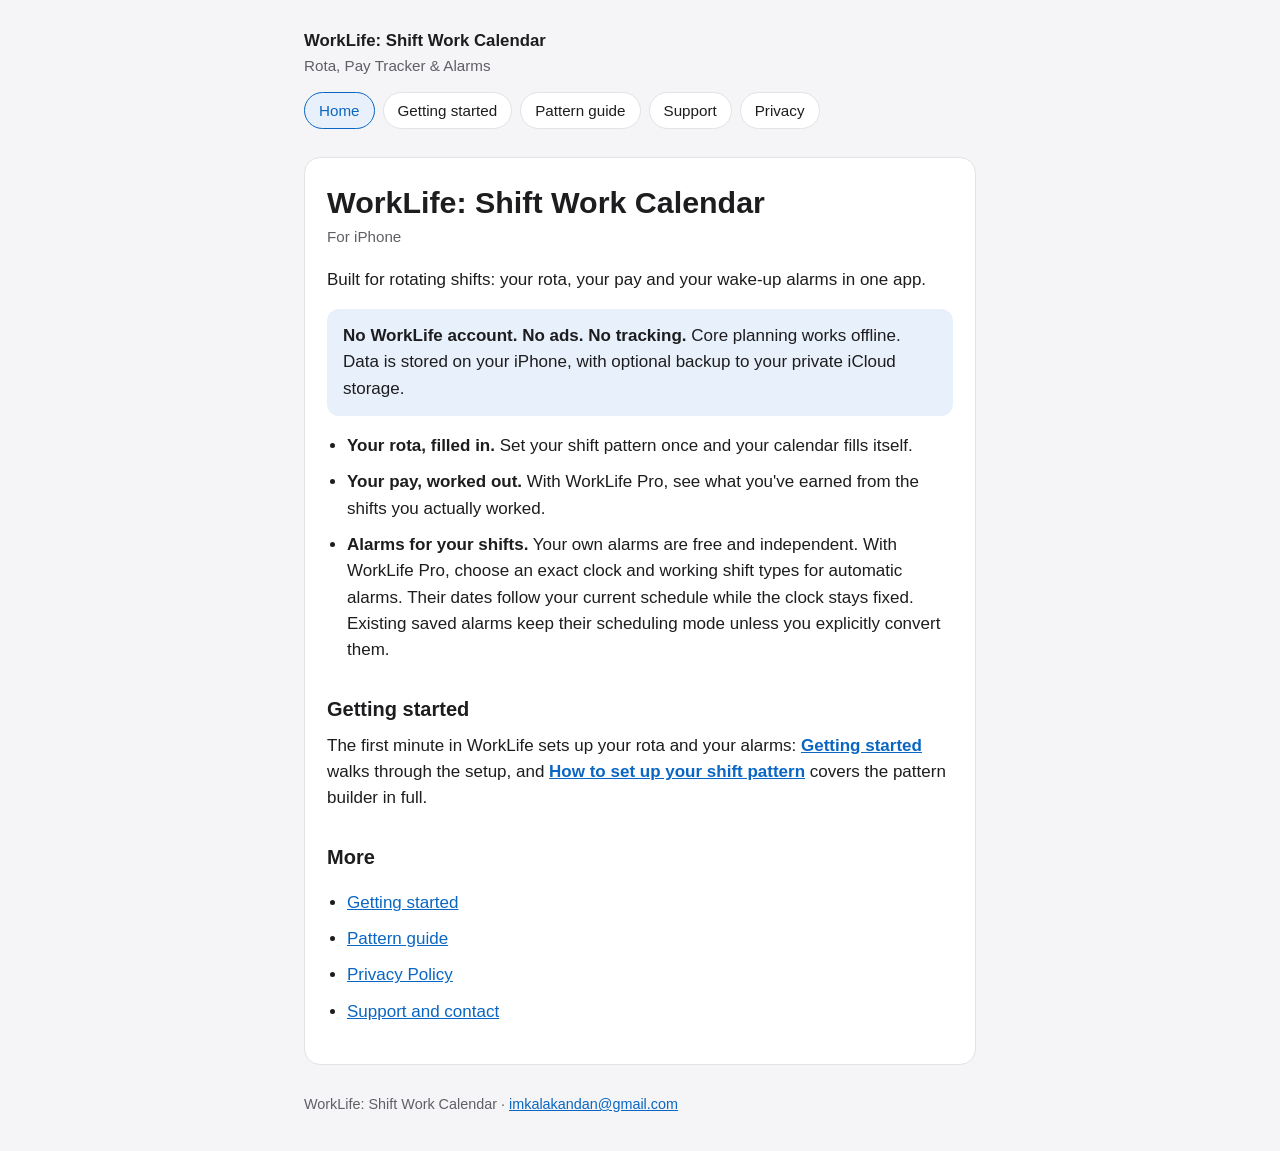
<file: index.html>
<!doctype html>
<html lang="en">
<head>
<meta charset="utf-8">
<meta name="viewport" content="width=device-width, initial-scale=1">
<title>WorkLife: Shift Work Calendar — Rota, Pay Tracker &amp; Alarms</title>
<meta name="description" content="WorkLife is a shift-work calendar for iPhone: your rota, your pay and your wake-up alarms in one app. No account, no ads, no tracking.">
<meta name="color-scheme" content="light dark">
<link rel="stylesheet" href="style.css">
</head>
<body>
<div class="wrap">

<header class="site">
  <a class="name" href="./">WorkLife: Shift Work Calendar</a>
  <span class="tagline">Rota, Pay Tracker &amp; Alarms</span>
  <nav class="site" aria-label="Site">
    <a href="./" aria-current="page">Home</a>
    <a href="getting-started/">Getting started</a>
    <a href="pattern-guide/">Pattern guide</a>
    <a href="support/">Support</a>
    <a href="privacy/">Privacy</a>
  </nav>
</header>

<main>
<h1>WorkLife: Shift Work Calendar</h1>
<p class="meta">For iPhone</p>

<p>Built for rotating shifts: your rota, your pay and your wake-up alarms in one app.</p>

<div class="summary">
<p><strong>No WorkLife account. No ads. No tracking.</strong> Core planning works offline. Data is stored
on your iPhone, with optional backup to your private iCloud storage.</p>
</div>

<ul>
<li><strong>Your rota, filled in.</strong> Set your shift pattern once and your calendar fills itself.</li>
<li><strong>Your pay, worked out.</strong> With WorkLife Pro, see what you've earned from the shifts you actually worked.</li>
<li><strong>Alarms for your shifts.</strong> Your own alarms are free and independent. With WorkLife Pro, choose an exact clock and working shift types for automatic alarms. Their dates follow your current schedule while the clock stays fixed. Existing saved alarms keep their scheduling mode unless you explicitly convert them.</li>
</ul>

<h2>Getting started</h2>
<p>The first minute in WorkLife sets up your rota and your alarms:
<a href="getting-started/"><strong>Getting started</strong></a> walks through the setup, and
<a href="pattern-guide/"><strong>How to set up your shift pattern</strong></a> covers the pattern
builder in full.</p>

<h2>More</h2>
<ul>
<li><a href="getting-started/">Getting started</a></li>
<li><a href="pattern-guide/">Pattern guide</a></li>
<li><a href="privacy/">Privacy Policy</a></li>
<li><a href="support/">Support and contact</a></li>
</ul>
</main>

<footer class="site">
  WorkLife: Shift Work Calendar · <a href="mailto:imkalakandan@gmail.com">imkalakandan@gmail.com</a>
</footer>

</div>
</body>
</html>

<!-- build 9cf75f6-dirty -->
</file>
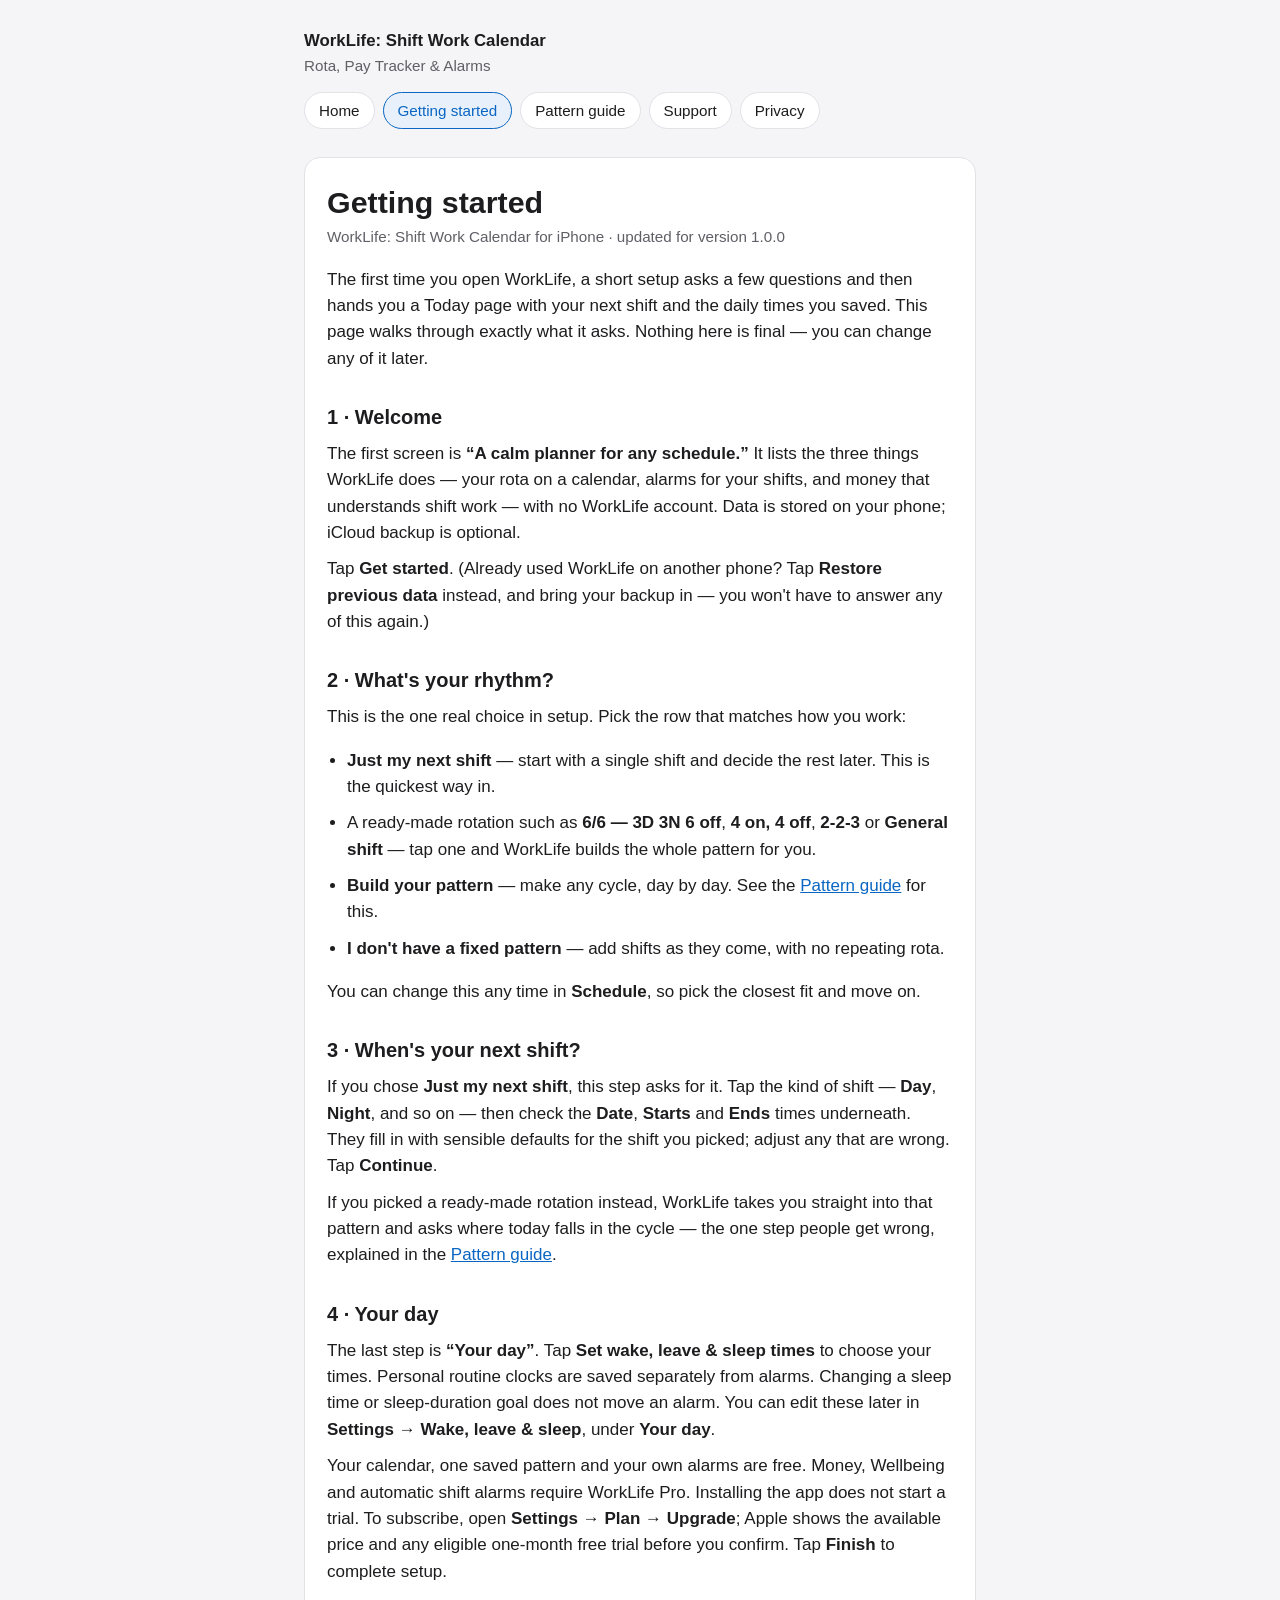
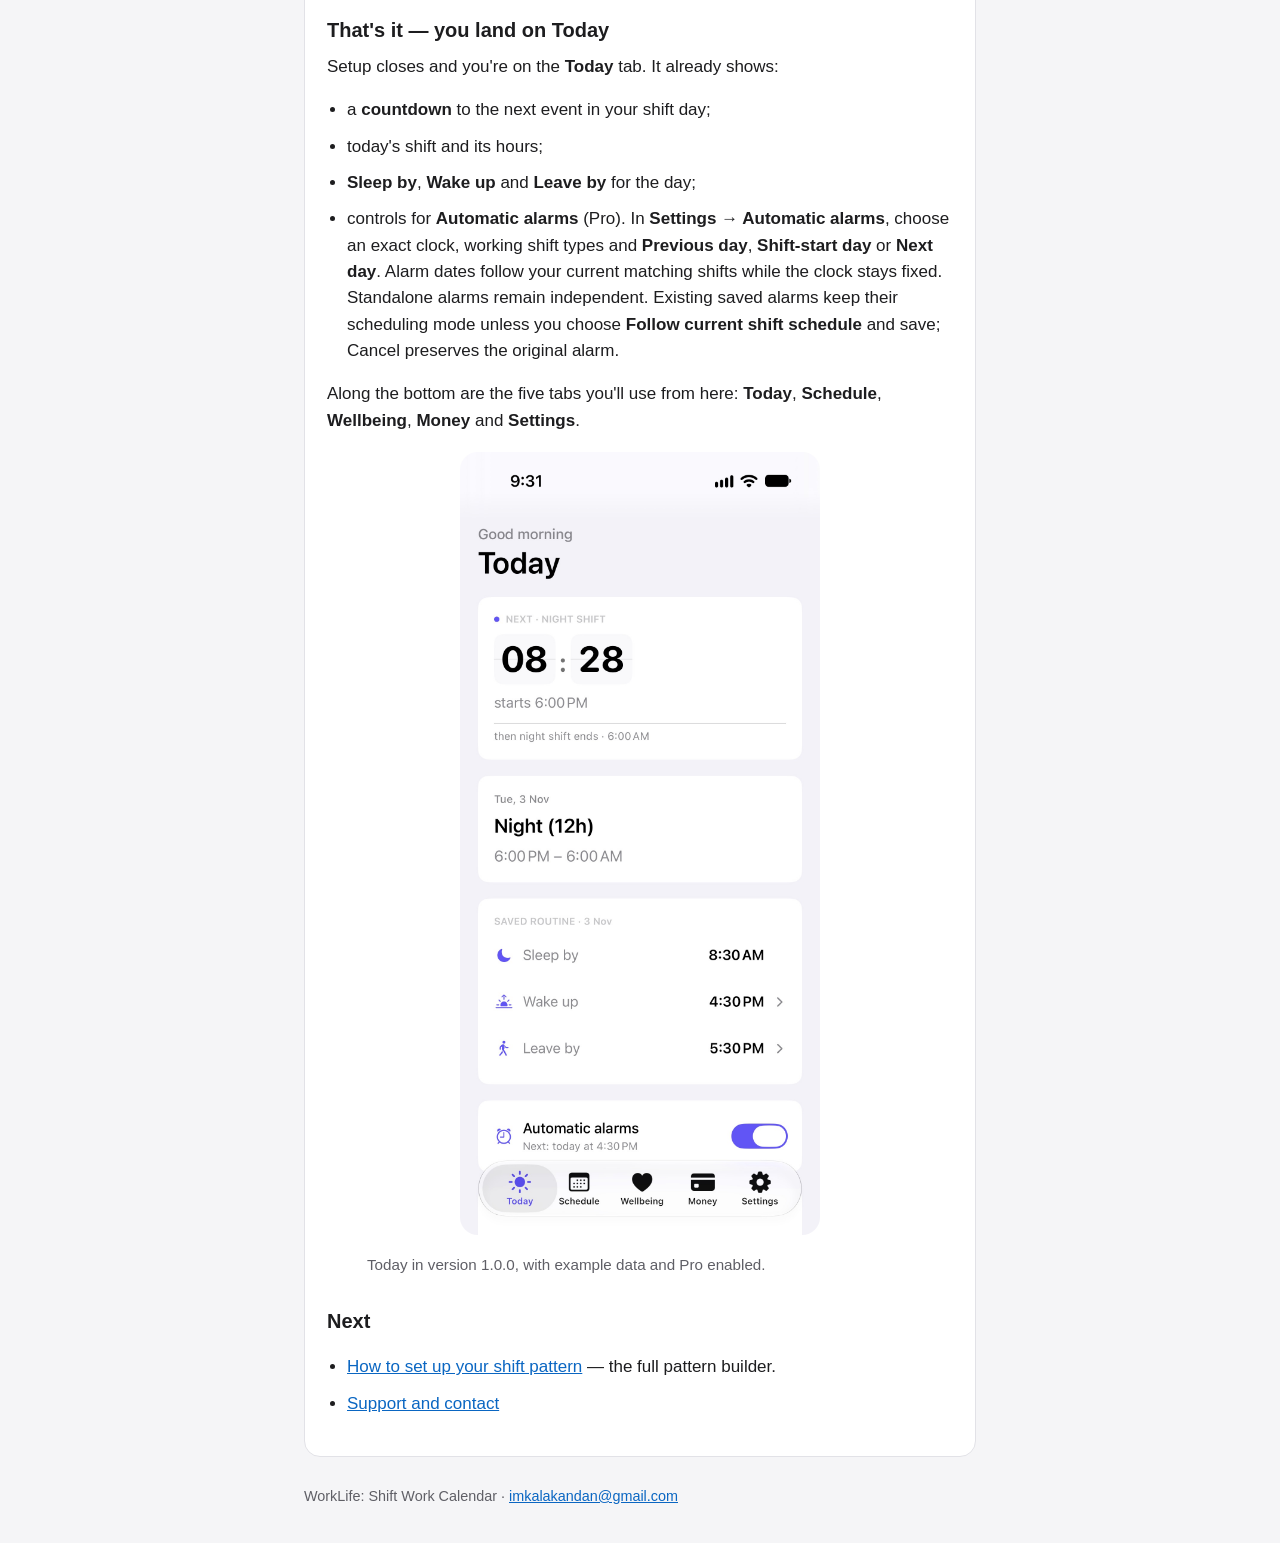
<file: getting-started/index.html>
<!doctype html>
<html lang="en">
<head>
<meta charset="utf-8">
<meta name="viewport" content="width=device-width, initial-scale=1">
<title>Getting started — WorkLife: Shift Work Calendar</title>
<meta name="description" content="The first minute in WorkLife for iPhone: what the setup asks, and how your Today page fills itself once you're through it.">
<meta name="color-scheme" content="light dark">
<link rel="stylesheet" href="../style.css">
</head>
<body>
<div class="wrap">

<header class="site">
  <a class="name" href="../">WorkLife: Shift Work Calendar</a>
  <span class="tagline">Rota, Pay Tracker &amp; Alarms</span>
  <nav class="site" aria-label="Site">
    <a href="../">Home</a>
    <a href="./" aria-current="page">Getting started</a>
    <a href="../pattern-guide/">Pattern guide</a>
    <a href="../support/">Support</a>
    <a href="../privacy/">Privacy</a>
  </nav>
</header>

<main>
<h1>Getting started</h1>
<p class="meta">WorkLife: Shift Work Calendar for iPhone · updated for version 1.0.0</p>

<p>The first time you open WorkLife, a short setup asks a few questions and then hands you a
Today page with your next shift and the daily times you saved. This page
walks through exactly what it asks. Nothing here is final — you can change any of it later.</p>

<h2>1 · Welcome</h2>
<p>The first screen is <strong>“A calm planner for any schedule.”</strong> It lists the three things
WorkLife does — your rota on a calendar, alarms for your shifts, and money that understands
shift work — with no WorkLife account. Data is stored on your phone; iCloud backup is optional.</p>
<p>Tap <strong>Get started</strong>. (Already used WorkLife on another phone? Tap
<strong>Restore previous data</strong> instead, and bring your backup in — you won't have to answer
any of this again.)</p>

<h2>2 · What's your rhythm?</h2>
<p>This is the one real choice in setup. Pick the row that matches how you work:</p>
<ul>
<li><strong>Just my next shift</strong> — start with a single shift and decide the rest later. This is
the quickest way in.</li>
<li>A ready-made rotation such as <strong>6/6 — 3D 3N 6 off</strong>, <strong>4 on, 4 off</strong>,
<strong>2-2-3</strong> or <strong>General shift</strong> — tap one and WorkLife builds the whole
pattern for you.</li>
<li><strong>Build your pattern</strong> — make any cycle, day by day. See the
<a href="../pattern-guide/">Pattern guide</a> for this.</li>
<li><strong>I don't have a fixed pattern</strong> — add shifts as they come, with no repeating rota.</li>
</ul>
<p>You can change this any time in <strong>Schedule</strong>, so pick the closest fit and move on.</p>

<h2>3 · When's your next shift?</h2>
<p>If you chose <strong>Just my next shift</strong>, this step asks for it. Tap the kind of shift —
<strong>Day</strong>, <strong>Night</strong>, and so on — then check the <strong>Date</strong>,
<strong>Starts</strong> and <strong>Ends</strong> times underneath. They fill in with sensible defaults
for the shift you picked; adjust any that are wrong. Tap <strong>Continue</strong>.</p>
<p>If you picked a ready-made rotation instead, WorkLife takes you straight into that pattern and asks
where today falls in the cycle — the one step people get wrong, explained in the
<a href="../pattern-guide/">Pattern guide</a>.</p>

<h2>4 · Your day</h2>
<p>The last step is <strong>“Your day”</strong>. Tap <strong>Set wake, leave &amp; sleep times</strong>
to choose your times. Personal routine clocks are saved separately from alarms. Changing a sleep time or sleep-duration goal
does not move an alarm. You can edit these later in <strong>Settings → Wake, leave &amp; sleep</strong>,
under <strong>Your day</strong>.</p>
<p>Your calendar, one saved pattern and your own alarms are free. Money, Wellbeing and automatic shift
alarms require WorkLife Pro. Installing the app does not start a trial. To subscribe, open
<strong>Settings → Plan → Upgrade</strong>; Apple shows the available price and any eligible
one-month free trial before you confirm. Tap <strong>Finish</strong> to complete setup.</p>

<h2>That's it — you land on Today</h2>
<p>Setup closes and you're on the <strong>Today</strong> tab. It already shows:</p>
<ul>
<li>a <strong>countdown</strong> to the next event in your shift day;</li>
<li>today's shift and its hours;</li>
<li><strong>Sleep by</strong>, <strong>Wake up</strong> and <strong>Leave by</strong> for the day;</li>
<li>controls for <strong>Automatic alarms</strong> (Pro). In <strong>Settings → Automatic alarms</strong>, choose an exact clock, working shift types and <strong>Previous day</strong>, <strong>Shift-start day</strong> or <strong>Next day</strong>. Alarm dates follow your current matching shifts while the clock stays fixed. Standalone alarms remain independent. Existing saved alarms keep their scheduling mode unless you choose <strong>Follow current shift schedule</strong> and save; Cancel preserves the original alarm.</li>
</ul>
<p>Along the bottom are the five tabs you'll use from here: <strong>Today</strong>,
<strong>Schedule</strong>, <strong>Wellbeing</strong>, <strong>Money</strong> and
<strong>Settings</strong>.</p>
<figure>
<img class="guide-image" src="today-build5.jpg" width="1206" height="2622" loading="lazy"
     alt="WorkLife Today showing a night shift, saved sleep, wake and leave times, and automatic alarm controls">
<figcaption class="meta">Today in version 1.0.0, with example data and Pro enabled.</figcaption>
</figure>

<h2>Next</h2>
<ul>
<li><a href="../pattern-guide/">How to set up your shift pattern</a> — the full pattern builder.</li>
<li><a href="../support/">Support and contact</a></li>
</ul>
</main>

<footer class="site">
  WorkLife: Shift Work Calendar · <a href="mailto:imkalakandan@gmail.com">imkalakandan@gmail.com</a>
</footer>

</div>
</body>
</html>

<!-- build 9cf75f6-dirty -->
</file>
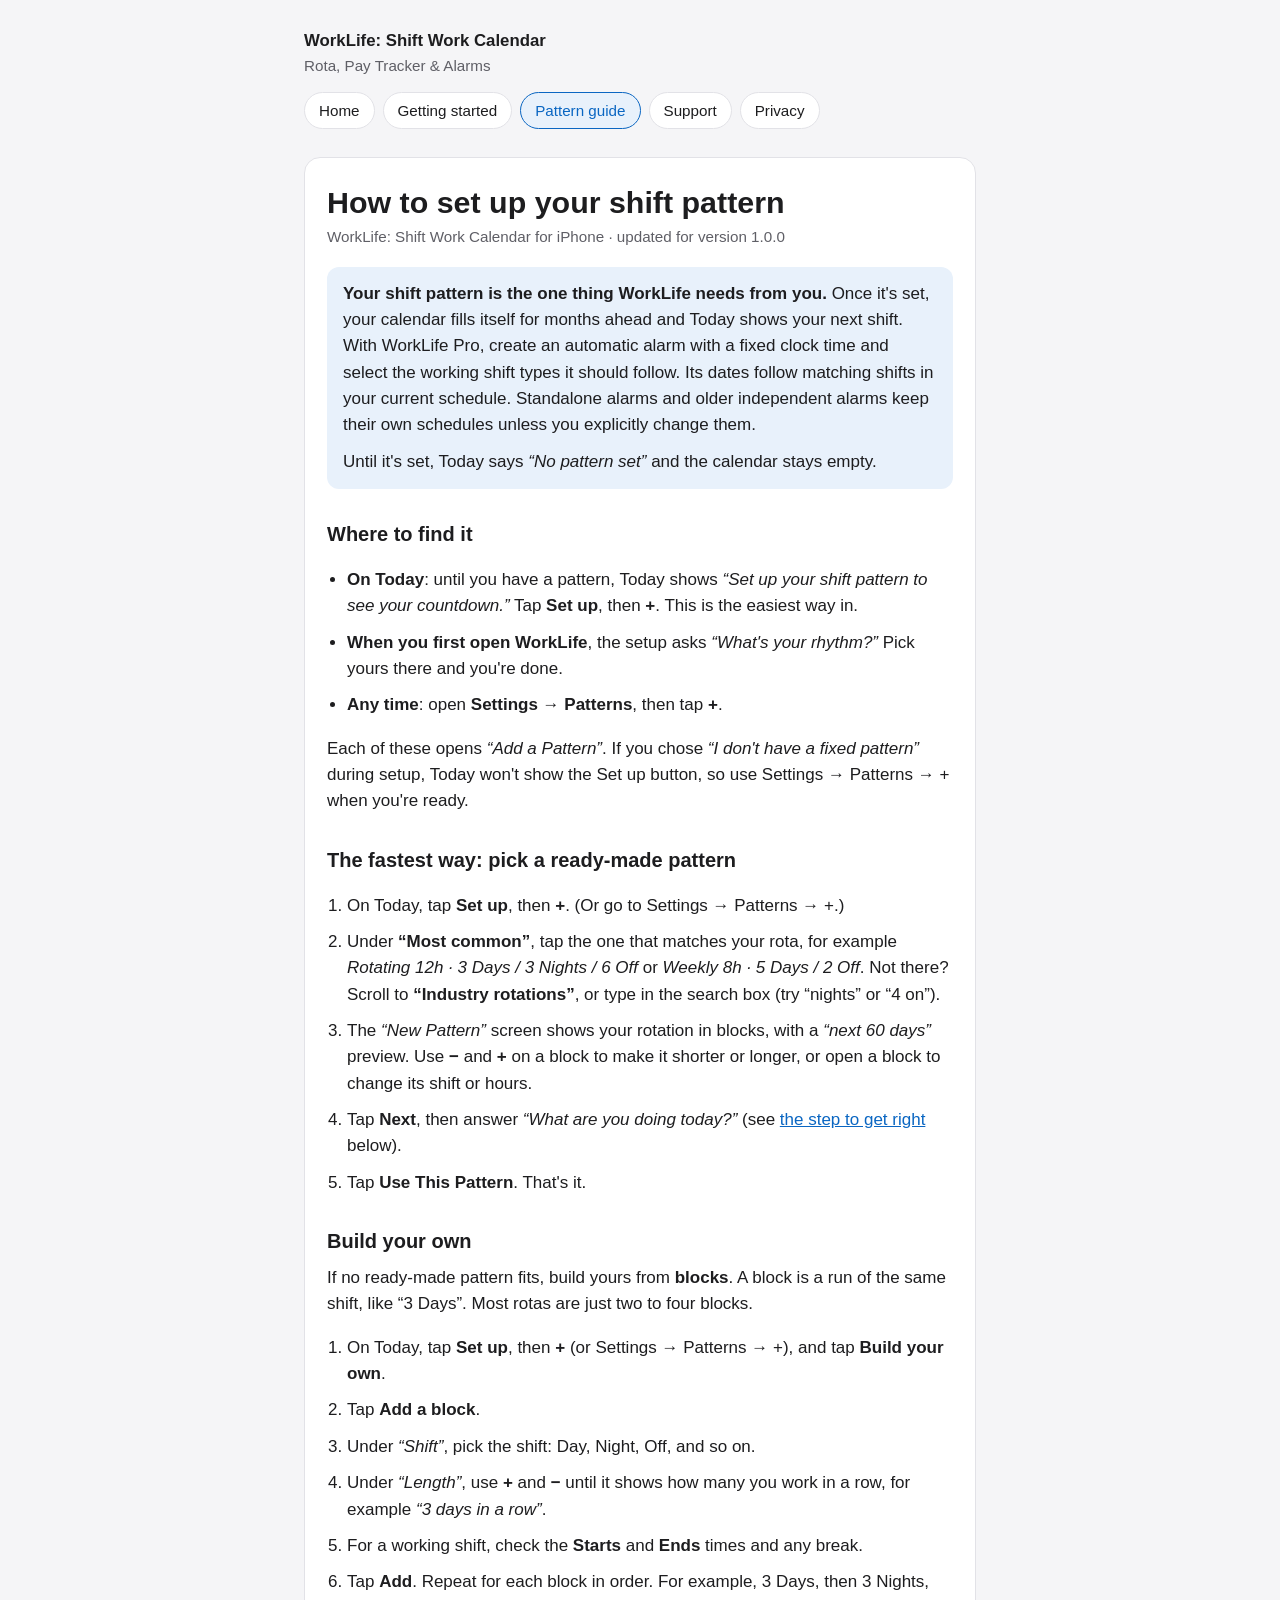
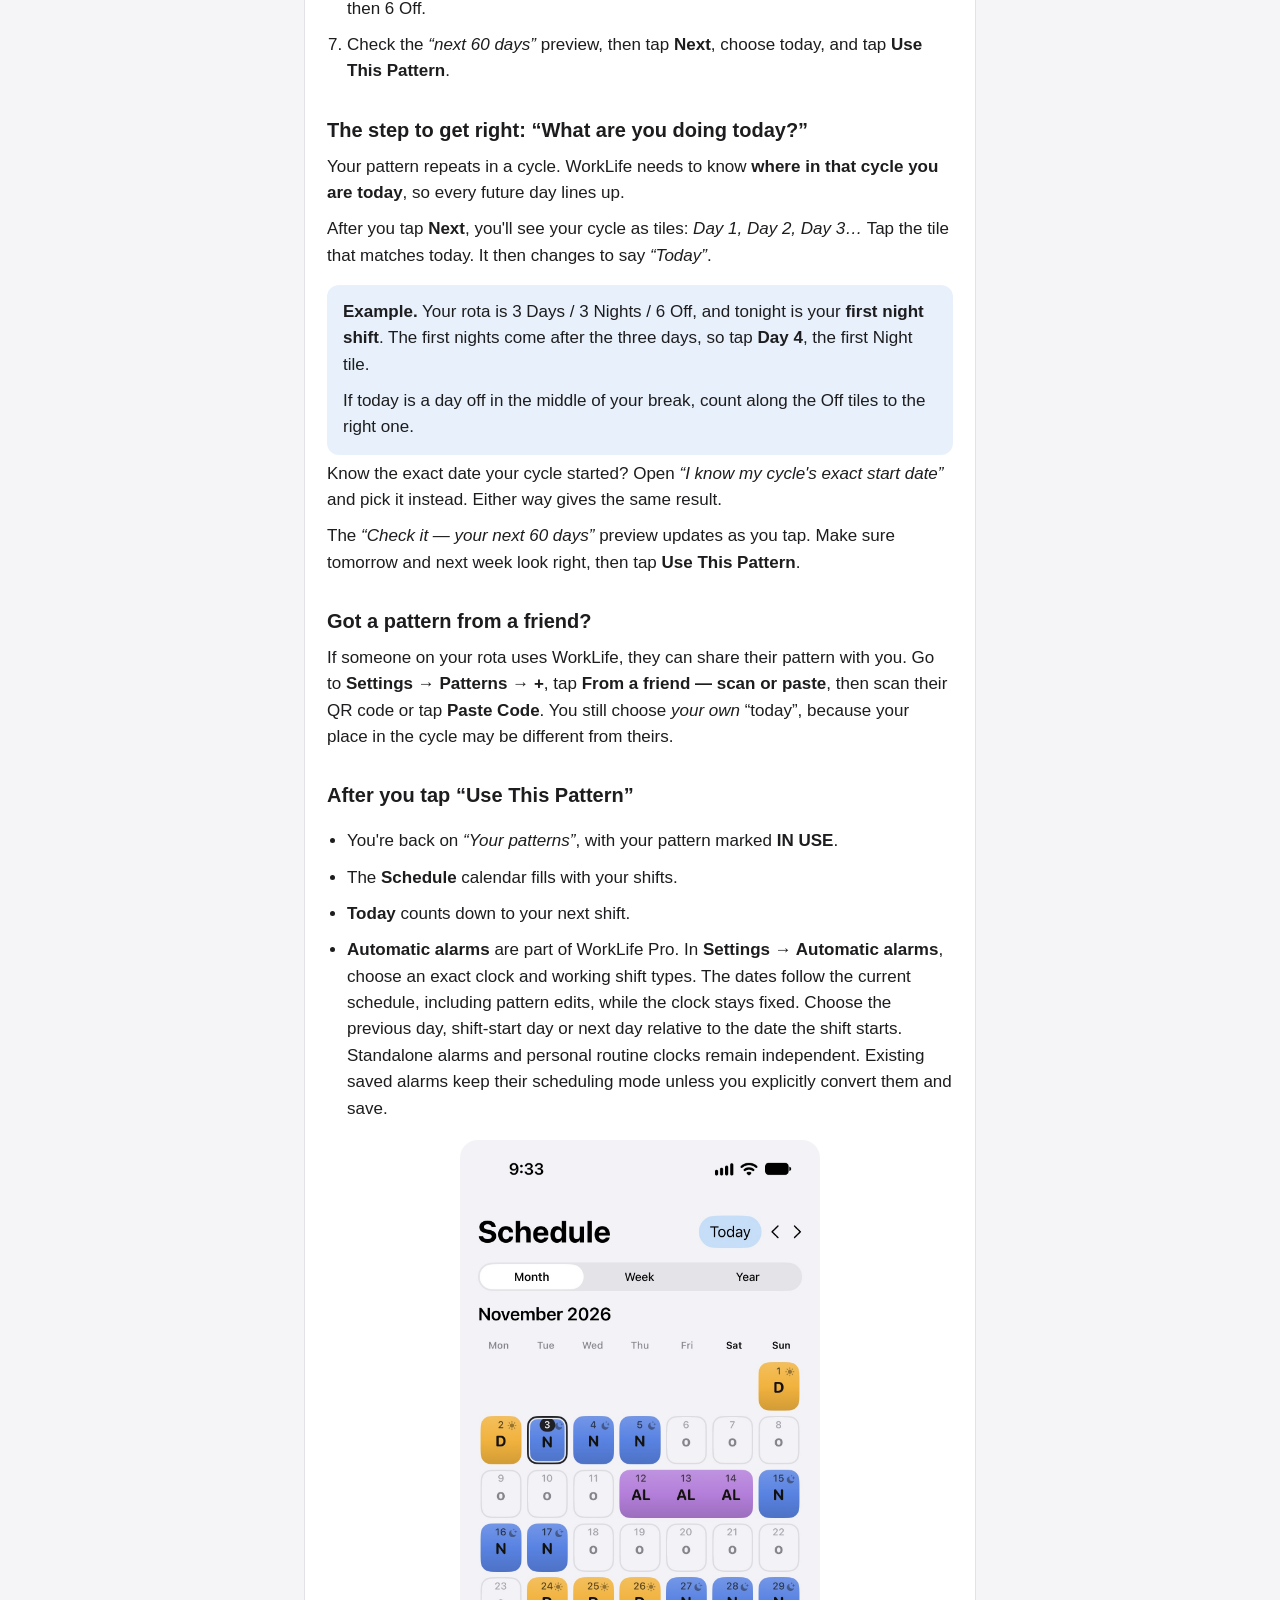
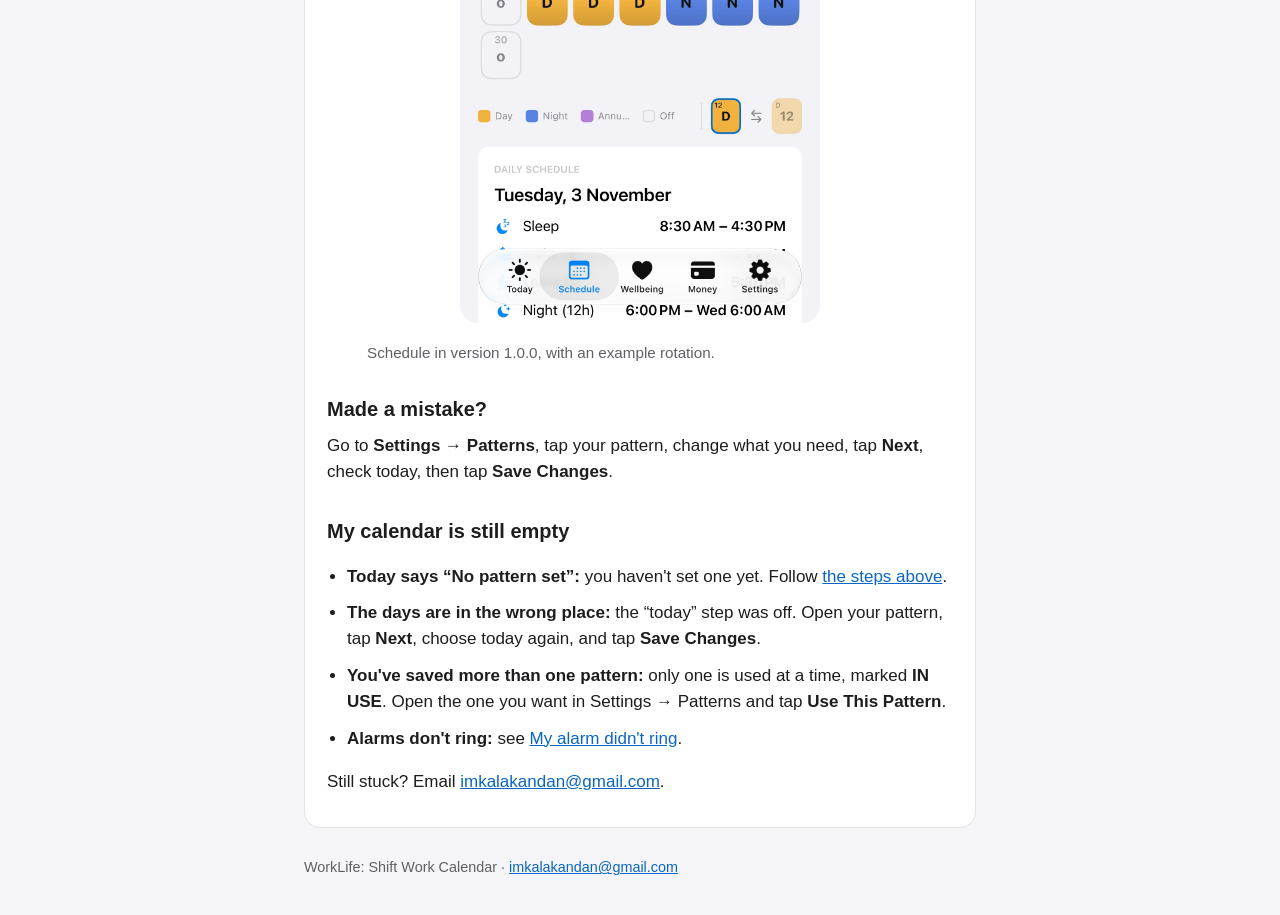
<file: pattern-guide/index.html>
<!doctype html>
<html lang="en">
<head>
<meta charset="utf-8">
<meta name="viewport" content="width=device-width, initial-scale=1">
<title>How to set up your shift pattern — WorkLife: Shift Work Calendar</title>
<meta name="description" content="Set up your shift pattern in WorkLife so your calendar fills itself. Pro shift-alarm dates follow your schedule while their chosen clock times stay fixed.">
<meta name="color-scheme" content="light dark">
<link rel="stylesheet" href="../style.css">
</head>
<body>
<div class="wrap">

<header class="site">
  <a class="name" href="../">WorkLife: Shift Work Calendar</a>
  <span class="tagline">Rota, Pay Tracker &amp; Alarms</span>
  <nav class="site" aria-label="Site">
    <a href="../">Home</a>
    <a href="../getting-started/">Getting started</a>
    <a href="./" aria-current="page">Pattern guide</a>
    <a href="../support/">Support</a>
    <a href="../privacy/">Privacy</a>
  </nav>
</header>

<main>
<h1>How to set up your shift pattern</h1>
<p class="meta">WorkLife: Shift Work Calendar for iPhone · updated for version 1.0.0</p>

<div class="summary">
<p><strong>Your shift pattern is the one thing WorkLife needs from you.</strong> Once it's set, your
calendar fills itself for months ahead and Today shows your next shift. With WorkLife Pro, create an automatic alarm with a fixed clock time and select the working shift types it should follow. Its dates follow matching shifts in your current schedule. Standalone alarms and older independent alarms keep their own schedules unless you explicitly change them.</p>
<p>Until it's set, Today says <em>“No pattern set”</em> and the calendar stays empty.</p>
</div>

<h2 id="where">Where to find it</h2>
<ul>
<li><strong>On Today</strong>: until you have a pattern, Today shows <em>“Set up your shift pattern to see your
countdown.”</em> Tap <strong>Set up</strong>, then <strong>+</strong>. This is the easiest way in.</li>
<li><strong>When you first open WorkLife</strong>, the setup asks <em>“What's your rhythm?”</em> Pick yours there
and you're done.</li>
<li><strong>Any time</strong>: open <strong>Settings → Patterns</strong>, then tap <strong>+</strong>.</li>
</ul>
<p>Each of these opens <em>“Add a Pattern”</em>. If you chose <em>“I don't have a fixed pattern”</em> during
setup, Today won't show the Set up button, so use Settings → Patterns → + when you're ready.</p>

<h2 id="ready-made">The fastest way: pick a ready-made pattern</h2>
<ol>
<li>On Today, tap <strong>Set up</strong>, then <strong>+</strong>. (Or go to Settings → Patterns → +.)</li>
<li>Under <strong>“Most common”</strong>, tap the one that matches your rota, for example
<em>Rotating 12h · 3 Days / 3 Nights / 6 Off</em> or <em>Weekly 8h · 5 Days / 2 Off</em>. Not there? Scroll to
<strong>“Industry rotations”</strong>, or type in the search box (try “nights” or “4 on”).</li>
<li>The <em>“New Pattern”</em> screen shows your rotation in blocks, with a <em>“next 60 days”</em> preview.
Use <strong>−</strong> and <strong>+</strong> on a block to make it shorter or longer, or open a block to change its
shift or hours.</li>
<li>Tap <strong>Next</strong>, then answer <em>“What are you doing today?”</em> (see
<a href="#today">the step to get right</a> below).</li>
<li>Tap <strong>Use This Pattern</strong>. That's it.</li>
</ol>

<h2 id="build">Build your own</h2>
<p>If no ready-made pattern fits, build yours from <strong>blocks</strong>. A block is a run of the same shift,
like “3 Days”. Most rotas are just two to four blocks.</p>

<ol>
<li>On Today, tap <strong>Set up</strong>, then <strong>+</strong> (or Settings → Patterns → +), and tap
<strong>Build your own</strong>.</li>
<li>Tap <strong>Add a block</strong>.</li>
<li>Under <em>“Shift”</em>, pick the shift: Day, Night, Off, and so on.</li>
<li>Under <em>“Length”</em>, use <strong>+</strong> and <strong>−</strong> until it shows how many you work in a row,
for example <em>“3 days in a row”</em>.</li>
<li>For a working shift, check the <strong>Starts</strong> and <strong>Ends</strong> times and any break.</li>
<li>Tap <strong>Add</strong>. Repeat for each block in order. For example, 3 Days, then 3 Nights, then 6 Off.</li>
<li>Check the <em>“next 60 days”</em> preview, then tap <strong>Next</strong>, choose today, and tap
<strong>Use This Pattern</strong>.</li>
</ol>

<h2 id="today">The step to get right: “What are you doing today?”</h2>
<p>Your pattern repeats in a cycle. WorkLife needs to know <strong>where in that cycle you are today</strong>,
so every future day lines up.</p>
<p>After you tap <strong>Next</strong>, you'll see your cycle as tiles: <em>Day 1, Day 2, Day 3…</em> Tap the tile
that matches today. It then changes to say <em>“Today”</em>.</p>
<div class="summary">
<p><strong>Example.</strong> Your rota is 3 Days / 3 Nights / 6 Off, and tonight is your
<strong>first night shift</strong>. The first nights come after the three days, so tap
<strong>Day 4</strong>, the first Night tile.</p>
<p>If today is a day off in the middle of your break, count along the Off tiles to the right one.</p>
</div>
<p>Know the exact date your cycle started? Open <em>“I know my cycle's exact start date”</em> and pick it
instead. Either way gives the same result.</p>
<p>The <em>“Check it — your next 60 days”</em> preview updates as you tap. Make sure tomorrow and next week
look right, then tap <strong>Use This Pattern</strong>.</p>

<h2 id="friend">Got a pattern from a friend?</h2>
<p>If someone on your rota uses WorkLife, they can share their pattern with you. Go to
<strong>Settings → Patterns → +</strong>, tap <strong>From a friend — scan or paste</strong>, then scan their QR code
or tap <strong>Paste Code</strong>. You still choose <em>your own</em> “today”, because your place in the cycle
may be different from theirs.</p>

<h2 id="after">After you tap “Use This Pattern”</h2>
<ul>
<li>You're back on <em>“Your patterns”</em>, with your pattern marked <strong>IN USE</strong>.</li>
<li>The <strong>Schedule</strong> calendar fills with your shifts.</li>
<li><strong>Today</strong> counts down to your next shift.</li>
<li><strong>Automatic alarms</strong> are part of WorkLife Pro. In <strong>Settings → Automatic alarms</strong>, choose an exact clock and working shift types. The dates follow the current schedule, including pattern edits, while the clock stays fixed. Choose the previous day, shift-start day or next day relative to the date the shift starts. Standalone alarms and personal routine clocks remain independent. Existing saved alarms keep their scheduling mode unless you explicitly convert them and save.</li>
</ul>
<figure>
<img class="guide-image" src="schedule-build5.jpg" width="1206" height="2622" loading="lazy"
     alt="WorkLife Schedule with an example rotating day and night shift calendar for November 2026">
<figcaption class="meta">Schedule in version 1.0.0, with an example rotation.</figcaption>
</figure>

<h2 id="fix">Made a mistake?</h2>
<p>Go to <strong>Settings → Patterns</strong>, tap your pattern, change what you need, tap <strong>Next</strong>, check
today, then tap <strong>Save Changes</strong>.</p>

<h2 id="empty">My calendar is still empty</h2>
<ul>
<li><strong>Today says “No pattern set”:</strong> you haven't set one yet. Follow
<a href="#ready-made">the steps above</a>.</li>
<li><strong>The days are in the wrong place:</strong> the “today” step was off. Open your pattern, tap
<strong>Next</strong>, choose today again, and tap <strong>Save Changes</strong>.</li>
<li><strong>You've saved more than one pattern:</strong> only one is used at a time, marked
<strong>IN USE</strong>. Open the one you want in Settings → Patterns and tap <strong>Use This Pattern</strong>.</li>
<li><strong>Alarms don't ring:</strong> see <a href="../support/#alarms">My alarm didn't ring</a>.</li>
</ul>

<p>Still stuck? Email <a href="mailto:imkalakandan@gmail.com">imkalakandan@gmail.com</a>.</p>
</main>

<footer class="site">
  WorkLife: Shift Work Calendar · <a href="mailto:imkalakandan@gmail.com">imkalakandan@gmail.com</a>
</footer>

</div>
</body>
</html>

<!-- build 9cf75f6-dirty -->
</file>
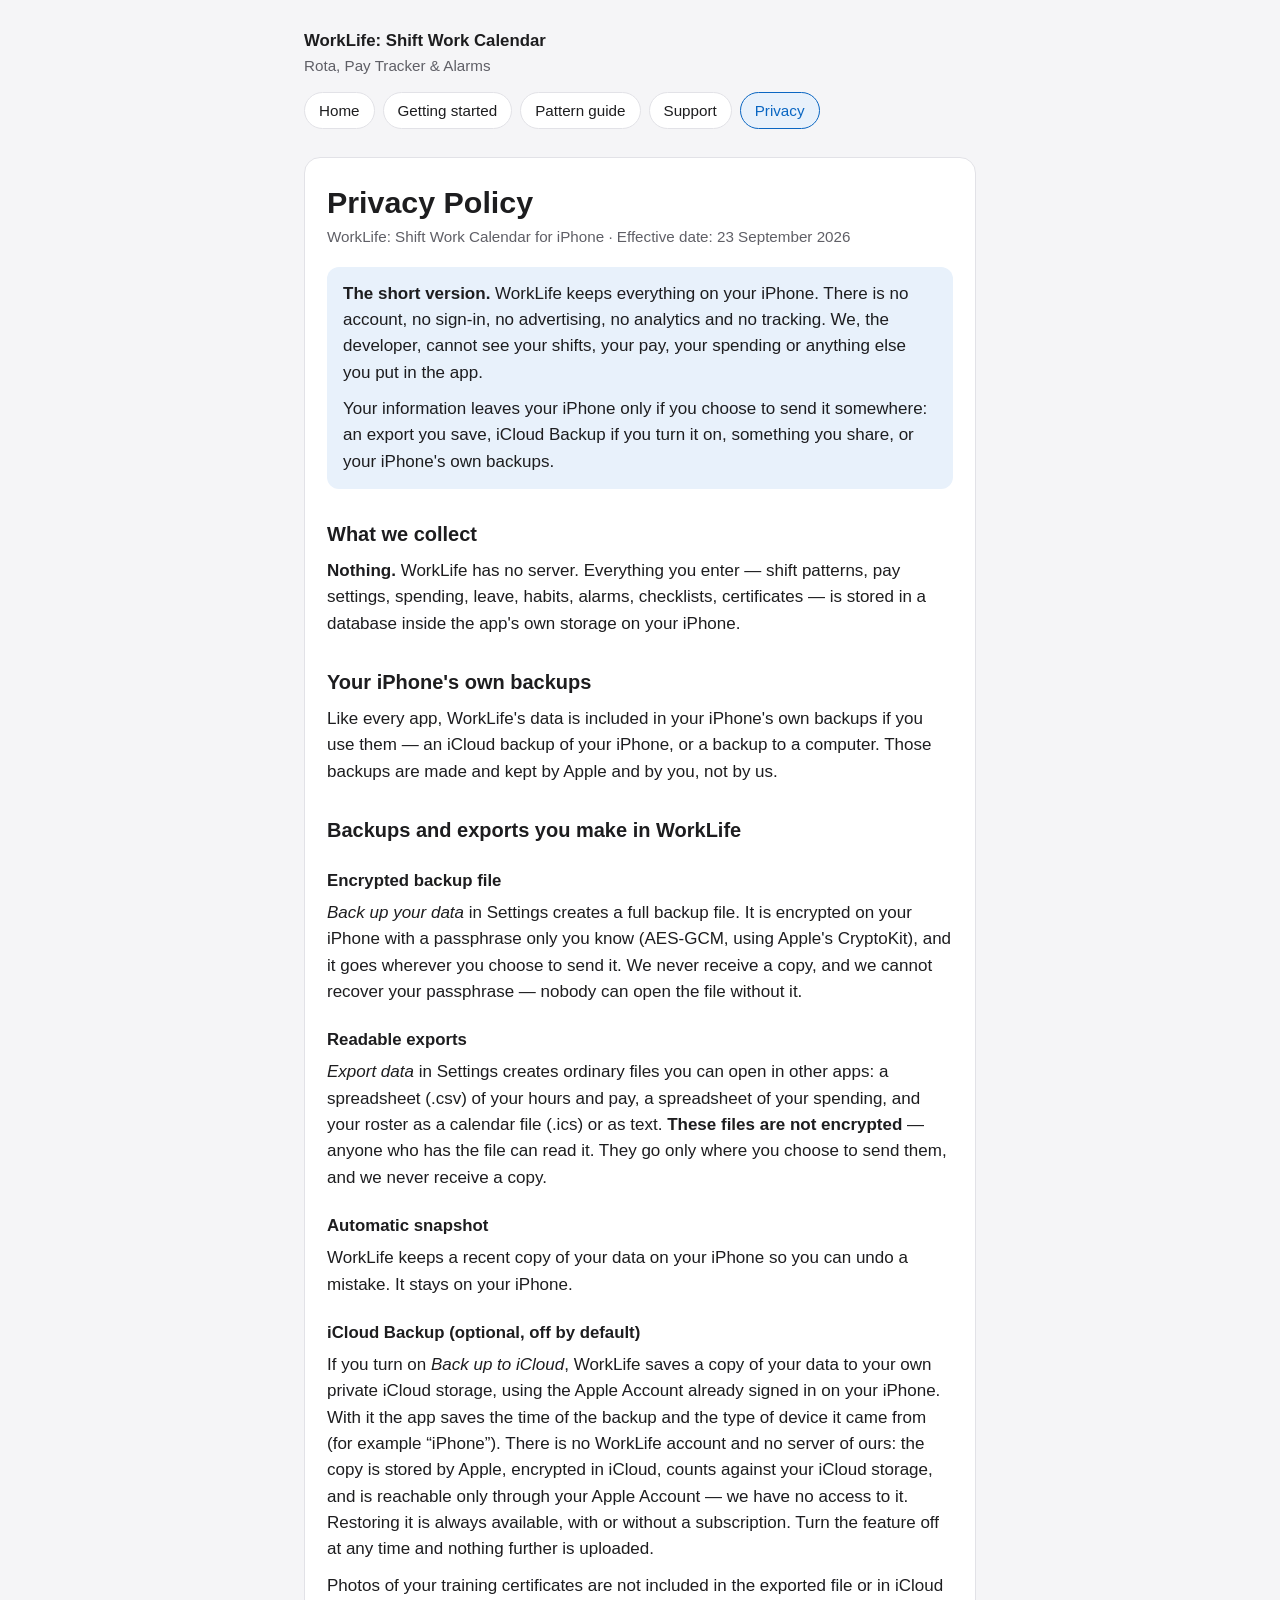
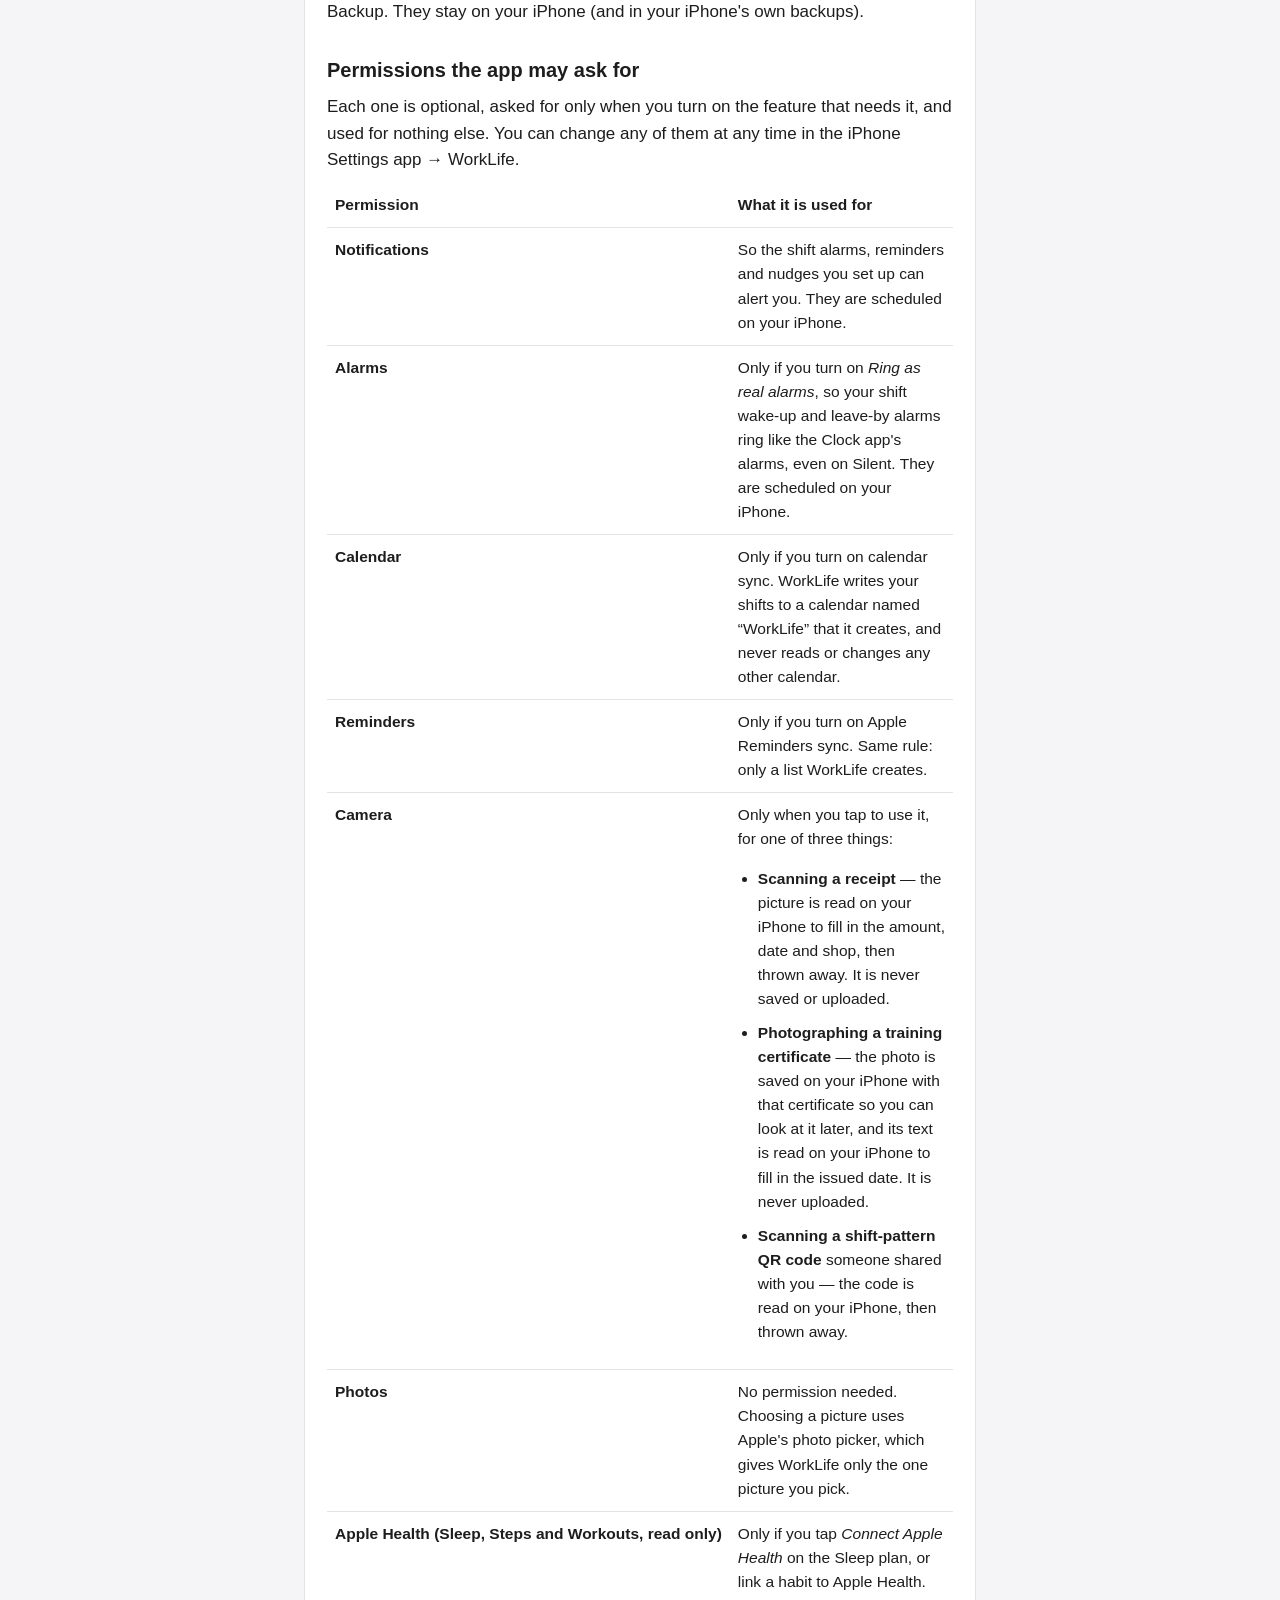
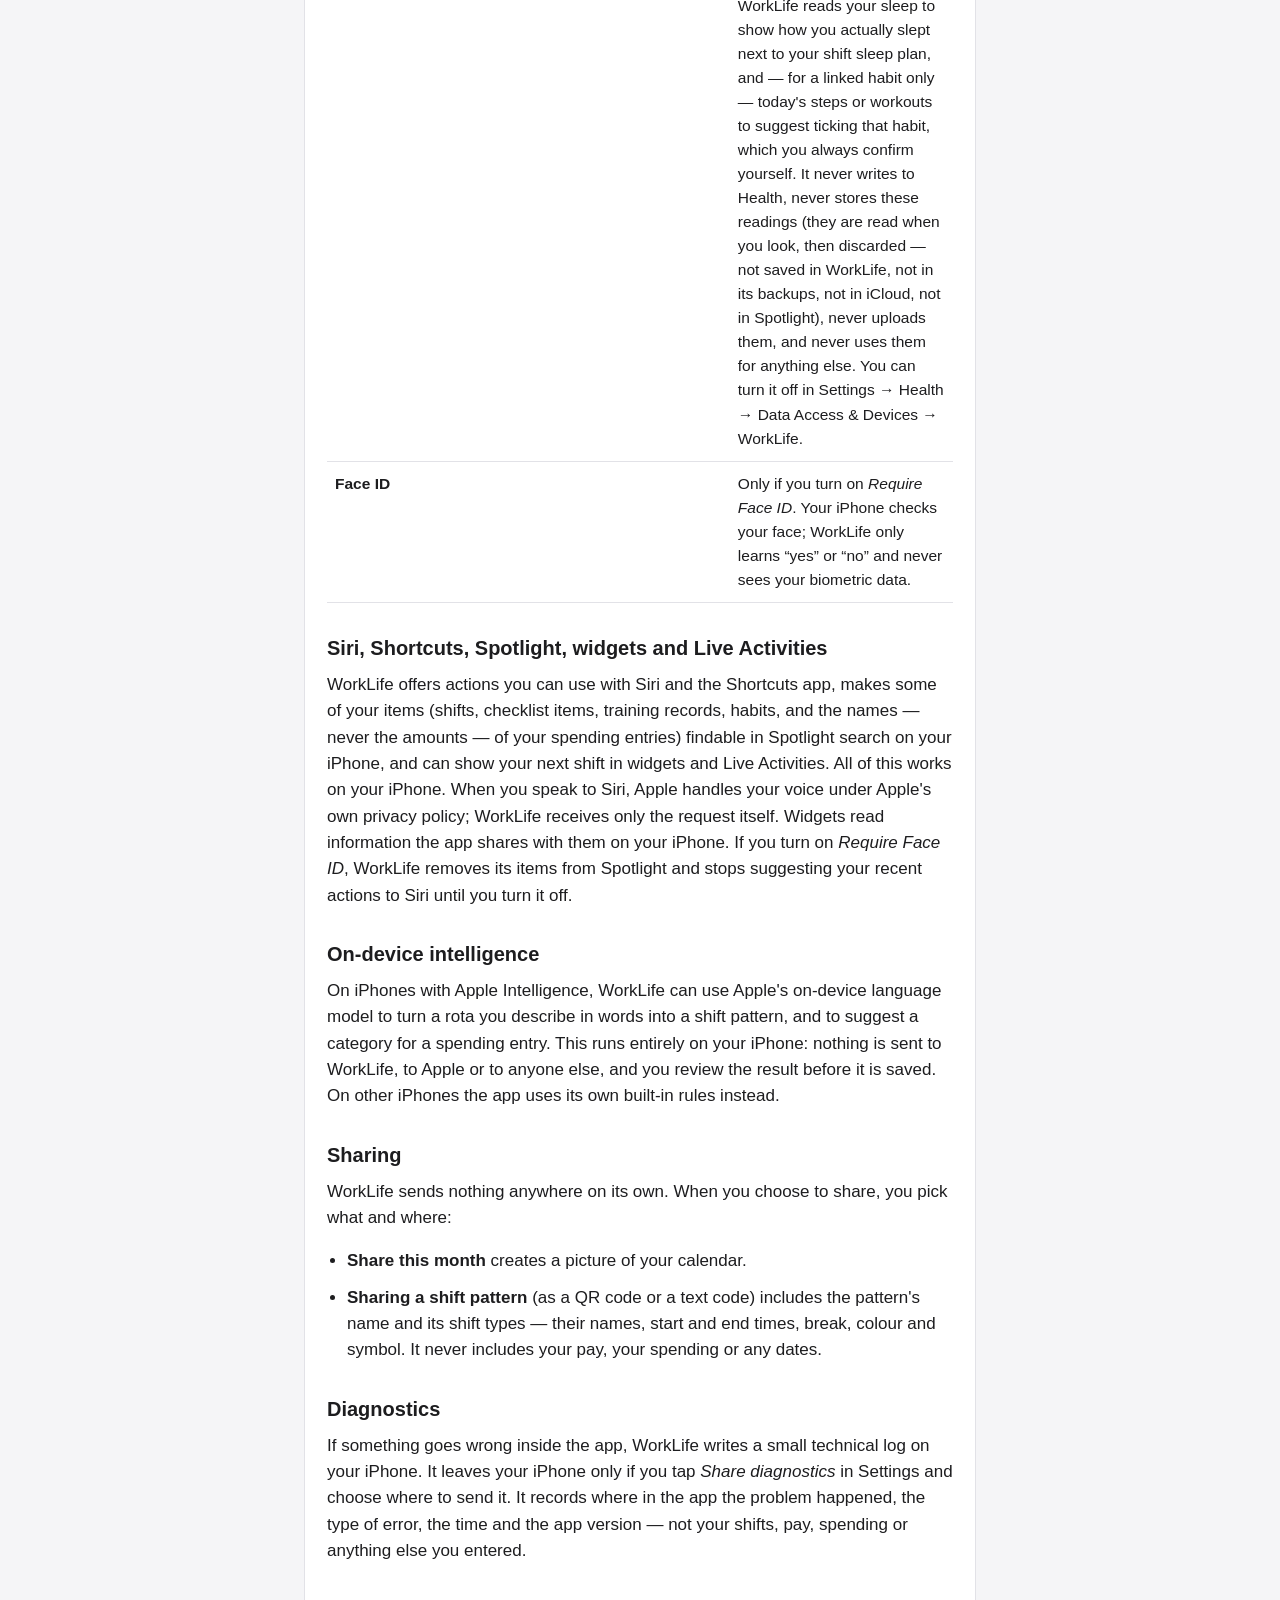
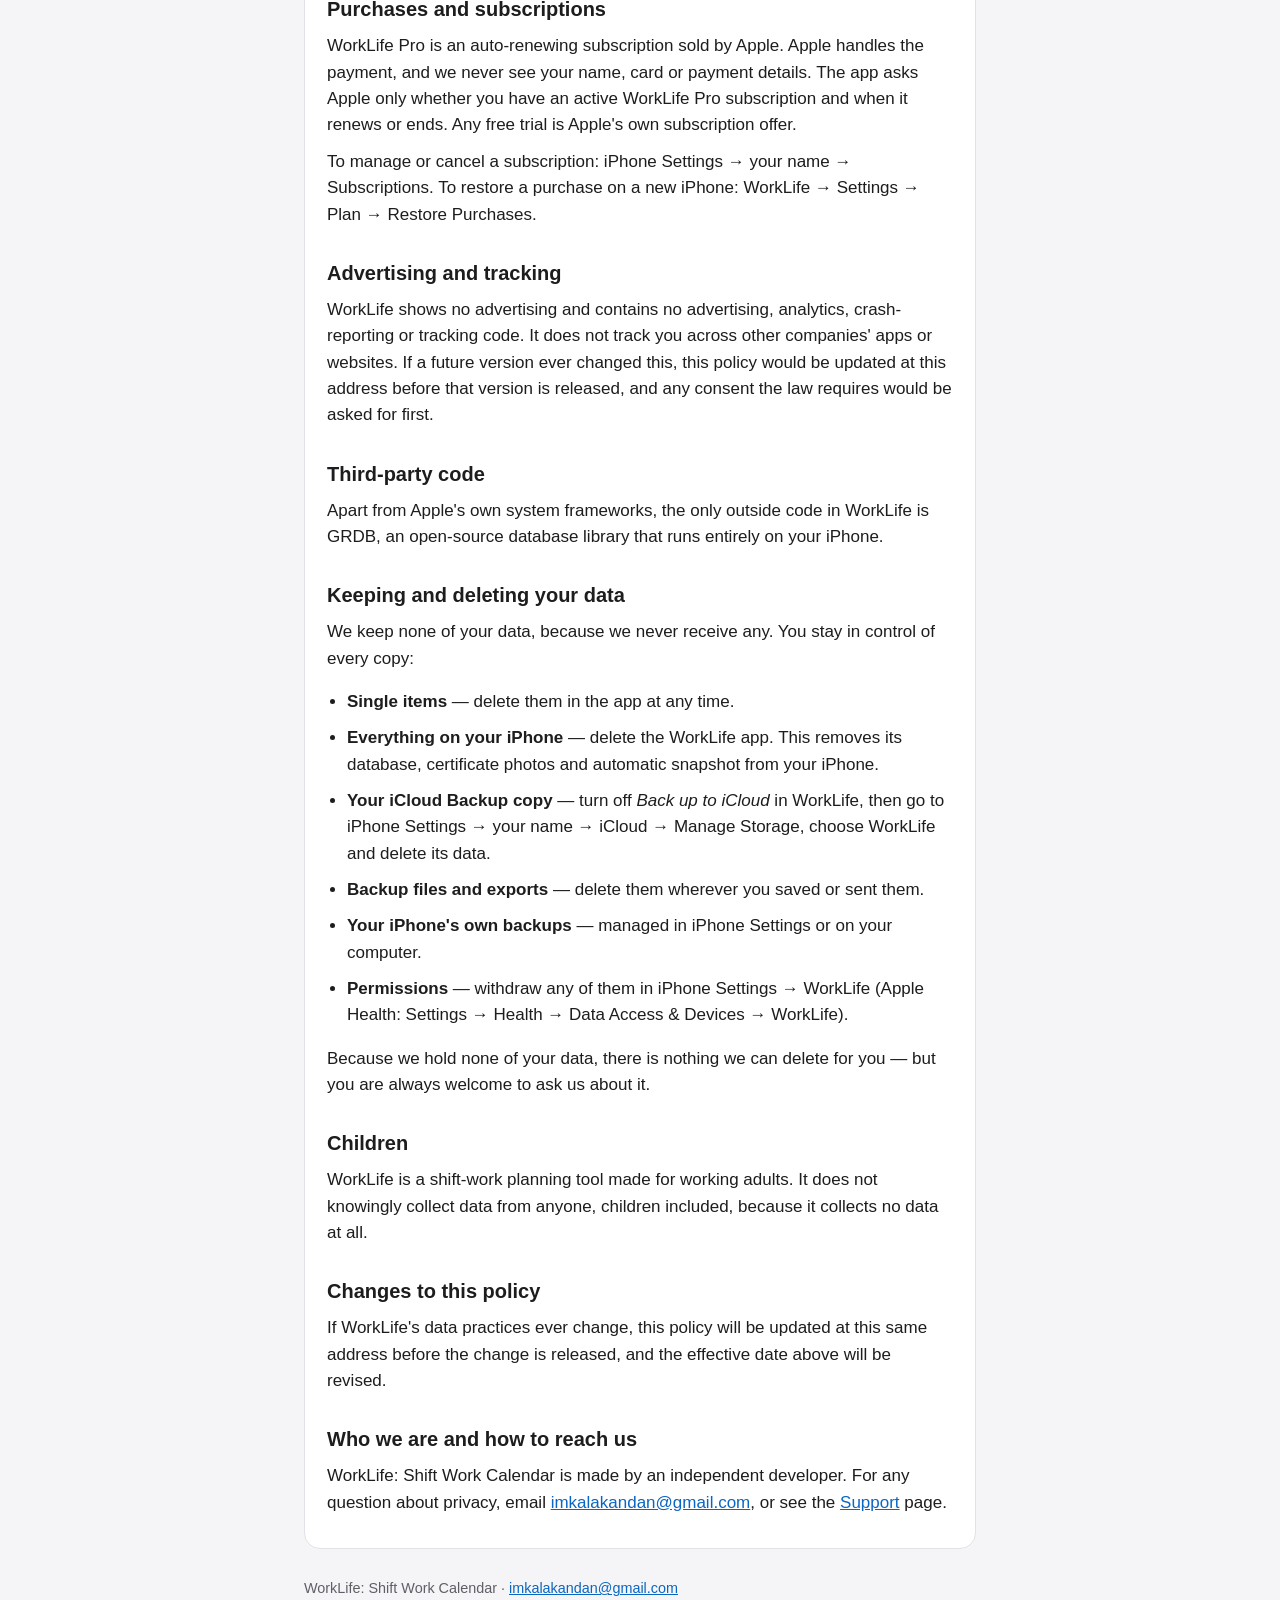
<file: privacy/index.html>
<!doctype html>
<html lang="en">
<head>
<meta charset="utf-8">
<meta name="viewport" content="width=device-width, initial-scale=1">
<title>Privacy Policy — WorkLife: Shift Work Calendar</title>
<meta name="description" content="Privacy policy for the WorkLife: Shift Work Calendar iPhone app. No account, no ads, no tracking — your data stays on your iPhone.">
<meta name="color-scheme" content="light dark">
<link rel="stylesheet" href="../style.css">
</head>
<body>
<div class="wrap">

<header class="site">
  <a class="name" href="../">WorkLife: Shift Work Calendar</a>
  <span class="tagline">Rota, Pay Tracker &amp; Alarms</span>
  <nav class="site" aria-label="Site">
    <a href="../">Home</a>
    <a href="../getting-started/">Getting started</a>
    <a href="../pattern-guide/">Pattern guide</a>
    <a href="../support/">Support</a>
    <a href="./" aria-current="page">Privacy</a>
  </nav>
</header>

<main>
<h1>Privacy Policy</h1>
<p class="meta">WorkLife: Shift Work Calendar for iPhone · Effective date: 23 September 2026</p>

<div class="summary">
<p><strong>The short version.</strong> WorkLife keeps everything on your iPhone. There is no account,
no sign-in, no advertising, no analytics and no tracking. We, the developer, cannot see your shifts,
your pay, your spending or anything else you put in the app.</p>
<p>Your information leaves your iPhone only if you choose to send it somewhere: an export you save,
iCloud Backup if you turn it on, something you share, or your iPhone's own backups.</p>
</div>

<h2 id="collect">What we collect</h2>
<p><strong>Nothing.</strong> WorkLife has no server. Everything you enter — shift patterns, pay
settings, spending, leave, habits, alarms, checklists, certificates — is stored in a database inside
the app's own storage on your iPhone.</p>

<h2 id="device-backups">Your iPhone's own backups</h2>
<p>Like every app, WorkLife's data is included in your iPhone's own backups if you use them — an
iCloud backup of your iPhone, or a backup to a computer. Those backups are made and kept by Apple
and by you, not by us.</p>

<h2 id="backups">Backups and exports you make in WorkLife</h2>
<h3>Encrypted backup file</h3>
<p><em>Back up your data</em> in Settings creates a full backup file. It is encrypted on your iPhone with a
passphrase only you know (AES-GCM, using Apple's CryptoKit), and it goes wherever you choose to send
it. We never receive a copy, and we cannot recover your passphrase — nobody can open the file without
it.</p>
<h3>Readable exports</h3>
<p><em>Export data</em> in Settings creates ordinary files you can open in other apps: a spreadsheet
(.csv) of your hours and pay, a spreadsheet of your spending, and your roster as a calendar file (.ics)
or as text. <strong>These files are not encrypted</strong> — anyone who has the file can read it. They
go only where you choose to send them, and we never receive a copy.</p>
<h3>Automatic snapshot</h3>
<p>WorkLife keeps a recent copy of your data on your iPhone so you can undo a mistake. It stays on
your iPhone.</p>
<h3>iCloud Backup (optional, off by default)</h3>
<p>If you turn on <em>Back up to iCloud</em>, WorkLife saves a copy of your data to your own private
iCloud storage, using the Apple Account already signed in on your iPhone. With it the app saves the
time of the backup and the type of device it came from (for example “iPhone”). There is no WorkLife
account and no server of ours: the copy is stored by Apple, encrypted in iCloud, counts against your
iCloud storage, and is reachable only through your Apple Account — we have no access to it.
Restoring it is always available, with or without a subscription. Turn the feature off at any time and
nothing further is uploaded.</p>
<p>Photos of your training certificates are not included in the exported file or in iCloud Backup.
They stay on your iPhone (and in your iPhone's own backups).</p>

<h2 id="permissions">Permissions the app may ask for</h2>
<p>Each one is optional, asked for only when you turn on the feature that needs it, and used for
nothing else. You can change any of them at any time in the iPhone Settings app → WorkLife.</p>
<div class="table-wrap">
<table>
<thead><tr><th>Permission</th><th>What it is used for</th></tr></thead>
<tbody>
<tr><td>Notifications</td><td>So the shift alarms, reminders and nudges you set up can alert you. They are scheduled on your iPhone.</td></tr>
<tr><td>Alarms</td><td>Only if you turn on <em>Ring as real alarms</em>, so your shift wake-up and leave-by alarms ring like the Clock app's alarms, even on Silent. They are scheduled on your iPhone.</td></tr>
<tr><td>Calendar</td><td>Only if you turn on calendar sync. WorkLife writes your shifts to a calendar named “WorkLife” that it creates, and never reads or changes any other calendar.</td></tr>
<tr><td>Reminders</td><td>Only if you turn on Apple Reminders sync. Same rule: only a list WorkLife creates.</td></tr>
<tr><td>Camera</td><td>Only when you tap to use it, for one of three things:
<ul>
<li><strong>Scanning a receipt</strong> — the picture is read on your iPhone to fill in the amount, date and shop, then thrown away. It is never saved or uploaded.</li>
<li><strong>Photographing a training certificate</strong> — the photo is saved on your iPhone with that certificate so you can look at it later, and its text is read on your iPhone to fill in the issued date. It is never uploaded.</li>
<li><strong>Scanning a shift-pattern QR code</strong> someone shared with you — the code is read on your iPhone, then thrown away.</li>
</ul></td></tr>
<tr><td>Photos</td><td>No permission needed. Choosing a picture uses Apple's photo picker, which gives WorkLife only the one picture you pick.</td></tr>
<tr><td>Apple Health (Sleep, Steps and Workouts, read only)</td><td>Only if you tap <em>Connect Apple Health</em> on the Sleep plan, or link a habit to Apple Health. WorkLife reads your sleep to show how you actually slept next to your shift sleep plan, and — for a linked habit only — today's steps or workouts to suggest ticking that habit, which you always confirm yourself. It never writes to Health, never stores these readings (they are read when you look, then discarded — not saved in WorkLife, not in its backups, not in iCloud, not in Spotlight), never uploads them, and never uses them for anything else. You can turn it off in Settings → Health → Data Access &amp; Devices → WorkLife.</td></tr>
<tr><td>Face ID</td><td>Only if you turn on <em>Require Face ID</em>. Your iPhone checks your face; WorkLife only learns “yes” or “no” and never sees your biometric data.</td></tr>
</tbody>
</table>
</div>

<h2 id="siri">Siri, Shortcuts, Spotlight, widgets and Live Activities</h2>
<p>WorkLife offers actions you can use with Siri and the Shortcuts app, makes some of your items (shifts,
checklist items, training records, habits, and the names — never the amounts — of your spending entries)
findable in Spotlight search on your iPhone, and can show your
next shift in widgets and Live Activities. All of this works on your iPhone. When you speak to Siri,
Apple handles your voice under Apple's own privacy policy; WorkLife receives only the request itself.
Widgets read information the app shares with them on your iPhone. If you turn on
<em>Require Face ID</em>, WorkLife removes its items from Spotlight and stops suggesting your recent actions
to Siri until you turn it off.</p>

<h2 id="ai">On-device intelligence</h2>
<p>On iPhones with Apple Intelligence, WorkLife can use Apple's on-device language model to turn a rota you
describe in words into a shift pattern, and to suggest a category for a spending entry. This runs entirely on
your iPhone: nothing is sent to WorkLife, to Apple or to anyone else, and you review the result before it is
saved. On other iPhones the app uses its own built-in rules instead.</p>

<h2 id="sharing">Sharing</h2>
<p>WorkLife sends nothing anywhere on its own. When you choose to share, you pick what and where:</p>
<ul>
<li><strong>Share this month</strong> creates a picture of your calendar.</li>
<li><strong>Sharing a shift pattern</strong> (as a QR code or a text code) includes the pattern's name and
its shift types — their names, start and end times, break, colour and symbol. It never includes your
pay, your spending or any dates.</li>
</ul>

<h2 id="diagnostics">Diagnostics</h2>
<p>If something goes wrong inside the app, WorkLife writes a small technical log on your iPhone. It
leaves your iPhone only if you tap <em>Share diagnostics</em> in Settings and choose where to send it.
It records where in the app the problem happened, the type of error, the time and the app version —
not your shifts, pay, spending or anything else you entered.</p>

<h2 id="purchases">Purchases and subscriptions</h2>
<p>WorkLife Pro is an auto-renewing subscription sold by Apple. Apple handles the payment, and we never
see your name, card or payment details. The app asks Apple only whether you have an active WorkLife Pro
subscription and when it renews or ends. Any free trial is Apple's own subscription offer.</p>
<p>To manage or cancel a subscription: iPhone Settings → your name → Subscriptions. To restore a
purchase on a new iPhone: WorkLife → Settings → Plan → Restore Purchases.</p>

<h2 id="advertising">Advertising and tracking</h2>
<p>WorkLife shows no advertising and contains no advertising, analytics, crash-reporting or tracking
code. It does not track you across other companies' apps or websites. If a future version ever changed
this, this policy would be updated at this address before that version is released, and any consent
the law requires would be asked for first.</p>

<h2 id="third-party">Third-party code</h2>
<p>Apart from Apple's own system frameworks, the only outside code in WorkLife is GRDB, an open-source
database library that runs entirely on your iPhone.</p>

<h2 id="delete">Keeping and deleting your data</h2>
<p>We keep none of your data, because we never receive any. You stay in control of every copy:</p>
<ul>
<li><strong>Single items</strong> — delete them in the app at any time.</li>
<li><strong>Everything on your iPhone</strong> — delete the WorkLife app. This removes its database,
certificate photos and automatic snapshot from your iPhone.</li>
<li><strong>Your iCloud Backup copy</strong> — turn off <em>Back up to iCloud</em> in WorkLife, then go to
iPhone Settings → your name → iCloud → Manage Storage, choose WorkLife and delete its data.</li>
<li><strong>Backup files and exports</strong> — delete them wherever you saved or sent them.</li>
<li><strong>Your iPhone's own backups</strong> — managed in iPhone Settings or on your computer.</li>
<li><strong>Permissions</strong> — withdraw any of them in iPhone Settings → WorkLife (Apple Health: Settings →
Health → Data Access &amp; Devices → WorkLife).</li>
</ul>
<p>Because we hold none of your data, there is nothing we can delete for you — but you are always
welcome to ask us about it.</p>

<h2 id="children">Children</h2>
<p>WorkLife is a shift-work planning tool made for working adults. It does not knowingly collect data
from anyone, children included, because it collects no data at all.</p>

<h2 id="changes">Changes to this policy</h2>
<p>If WorkLife's data practices ever change, this policy will be updated at this same address before the
change is released, and the effective date above will be revised.</p>

<h2 id="contact">Who we are and how to reach us</h2>
<p>WorkLife: Shift Work Calendar is made by an independent developer. For any question about privacy,
email <a href="mailto:imkalakandan@gmail.com">imkalakandan@gmail.com</a>, or see the <a href="../support/">Support</a> page.</p>
</main>

<footer class="site">
  WorkLife: Shift Work Calendar · <a href="mailto:imkalakandan@gmail.com">imkalakandan@gmail.com</a>
</footer>

</div>
</body>
</html>

<!-- build 9cf75f6-dirty -->
</file>
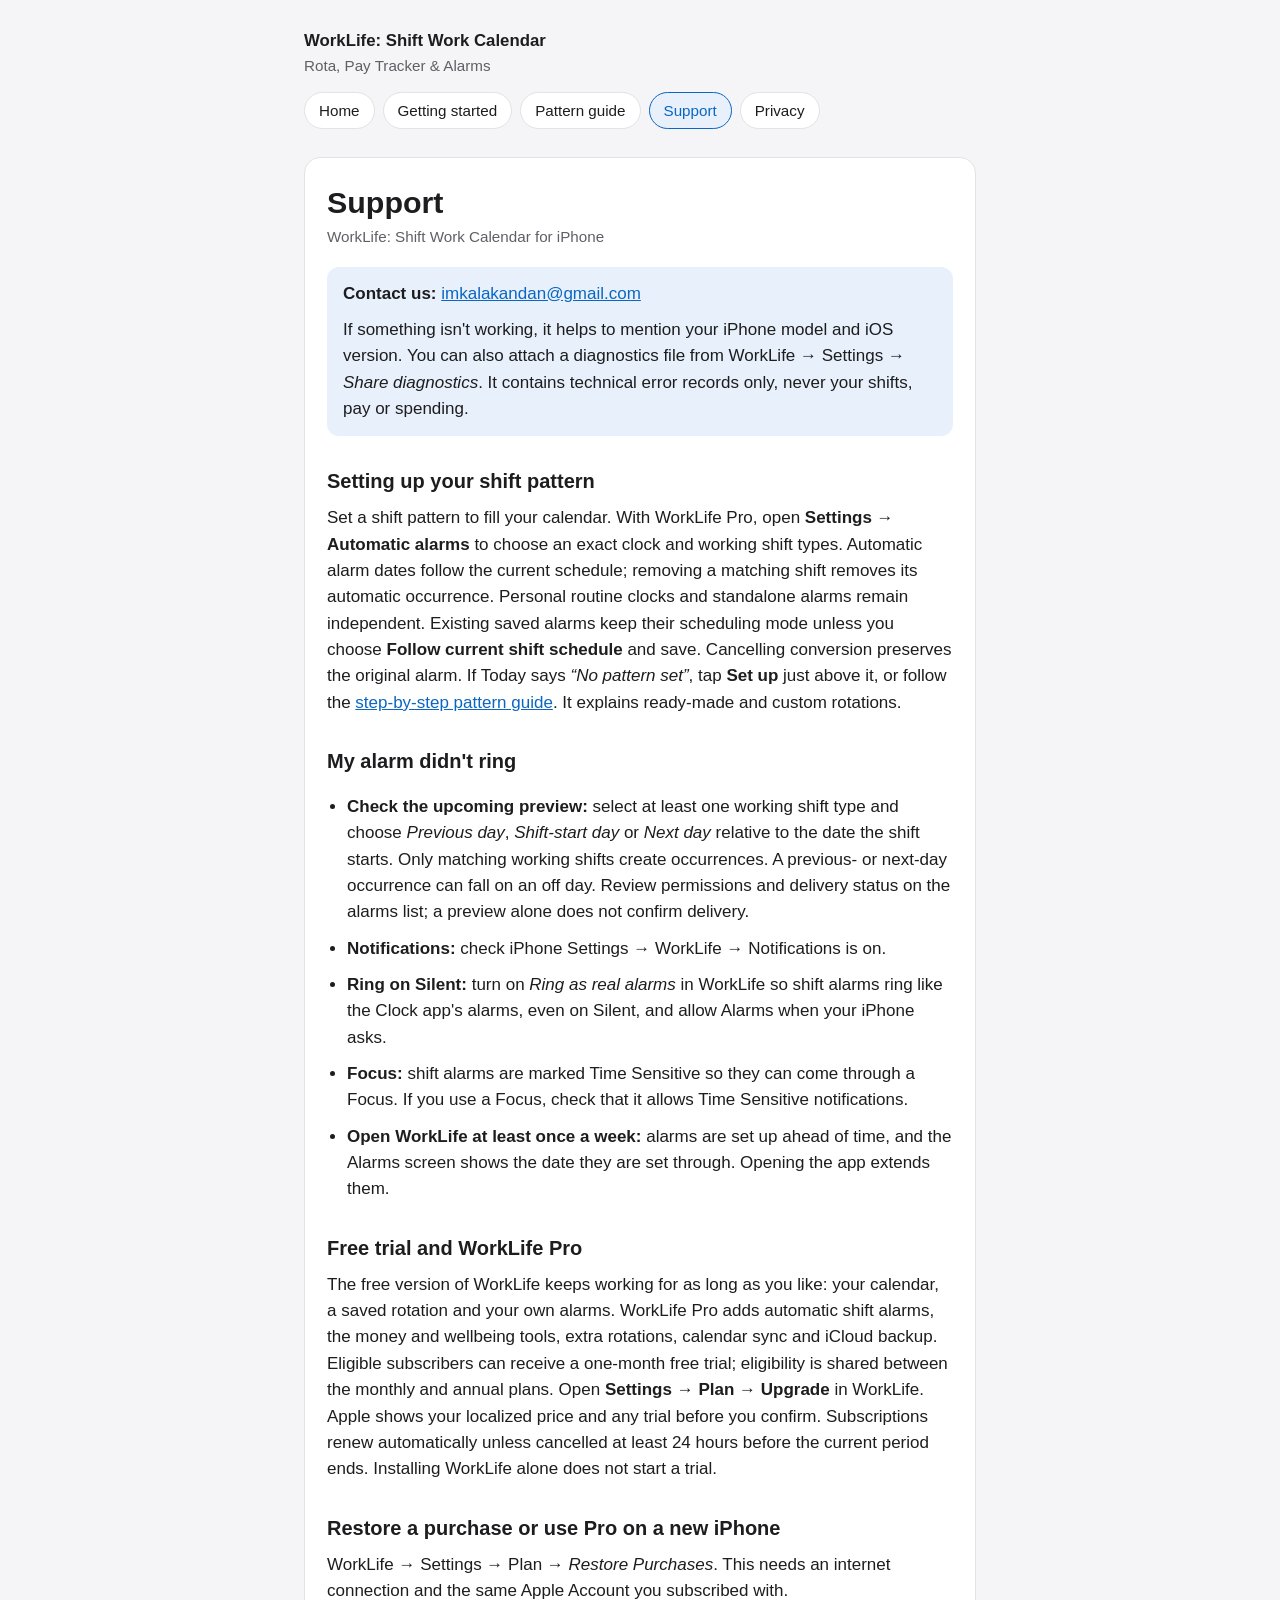
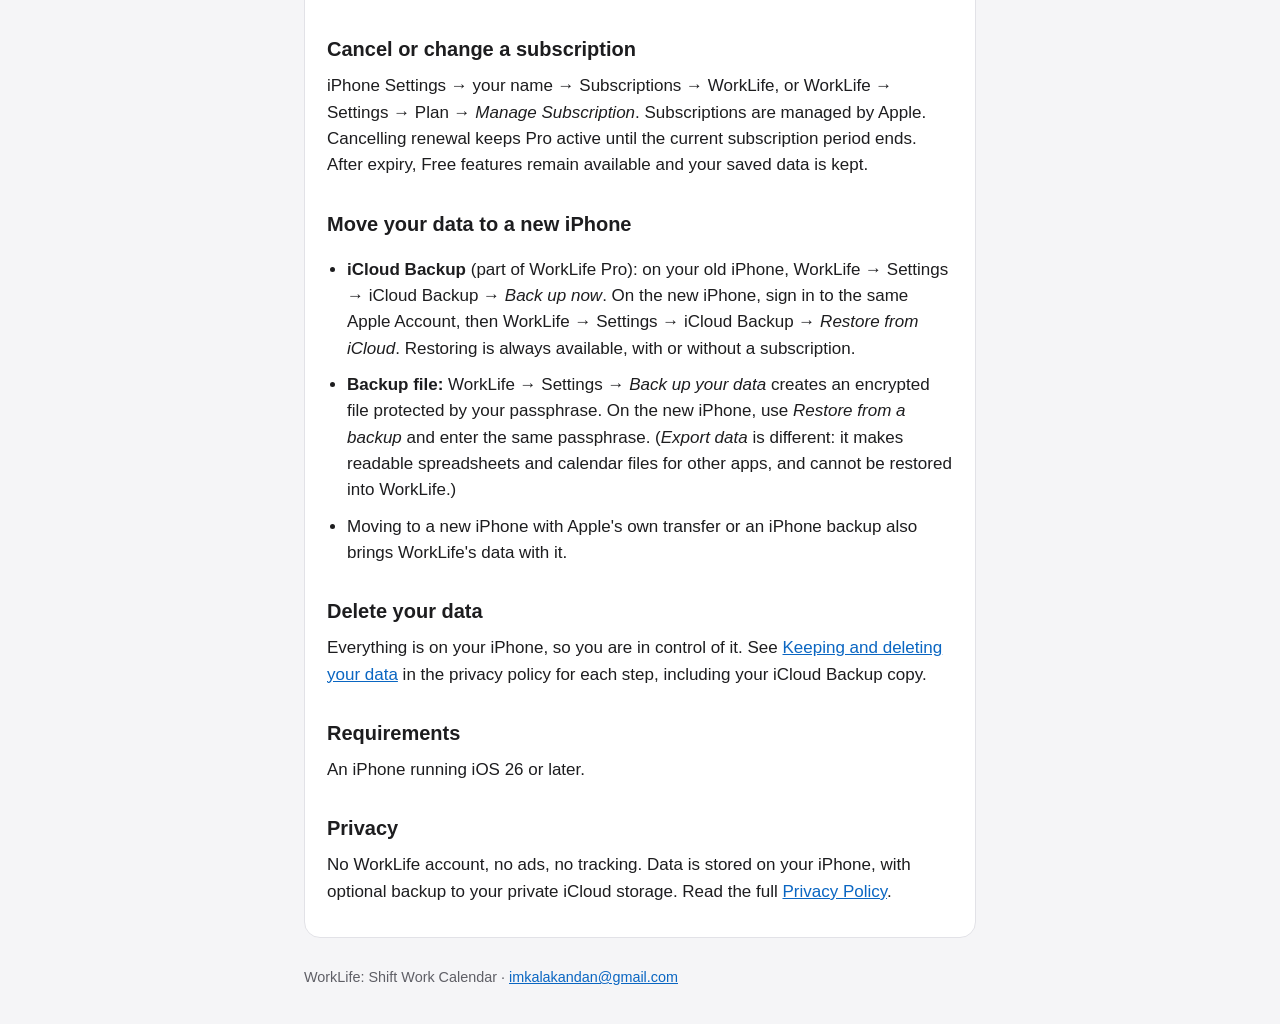
<file: support/index.html>
<!doctype html>
<html lang="en">
<head>
<meta charset="utf-8">
<meta name="viewport" content="width=device-width, initial-scale=1">
<title>Support — WorkLife: Shift Work Calendar</title>
<meta name="description" content="Help and contact for the WorkLife: Shift Work Calendar iPhone app.">
<meta name="color-scheme" content="light dark">
<link rel="stylesheet" href="../style.css">
</head>
<body>
<div class="wrap">

<header class="site">
  <a class="name" href="../">WorkLife: Shift Work Calendar</a>
  <span class="tagline">Rota, Pay Tracker &amp; Alarms</span>
  <nav class="site" aria-label="Site">
    <a href="../">Home</a>
    <a href="../getting-started/">Getting started</a>
    <a href="../pattern-guide/">Pattern guide</a>
    <a href="./" aria-current="page">Support</a>
    <a href="../privacy/">Privacy</a>
  </nav>
</header>

<main>
<h1>Support</h1>
<p class="meta">WorkLife: Shift Work Calendar for iPhone</p>

<div class="summary">
<p><strong>Contact us:</strong> <a href="mailto:imkalakandan@gmail.com">imkalakandan@gmail.com</a></p>
<p>If something isn't working, it helps to mention your iPhone model and iOS version. You can also attach a
diagnostics file from WorkLife → Settings → <em>Share diagnostics</em>. It contains technical error
records only, never your shifts, pay or spending.</p>
</div>

<h2 id="pattern">Setting up your shift pattern</h2>
<p>Set a shift pattern to fill your calendar. With WorkLife Pro, open <strong>Settings → Automatic alarms</strong> to choose an exact clock and working shift types. Automatic alarm dates follow the current schedule; removing a matching shift removes its automatic occurrence. Personal routine clocks and standalone alarms remain independent. Existing saved alarms keep their scheduling mode unless you choose <strong>Follow current shift schedule</strong> and save. Cancelling conversion preserves the original alarm. If Today says <em>“No pattern set”</em>, tap
<strong>Set up</strong> just above it, or follow the <a href="../pattern-guide/">step-by-step pattern guide</a>.
It explains ready-made and custom rotations.</p>

<h2 id="alarms">My alarm didn't ring</h2>
<ul>
<li><strong>Check the upcoming preview:</strong> select at least one working shift type and choose <em>Previous day</em>, <em>Shift-start day</em> or <em>Next day</em> relative to the date the shift starts. Only matching working shifts create occurrences. A previous- or next-day occurrence can fall on an off day. Review permissions and delivery status on the alarms list; a preview alone does not confirm delivery.</li>
<li><strong>Notifications:</strong> check iPhone Settings → WorkLife → Notifications is on.</li>
<li><strong>Ring on Silent:</strong> turn on <em>Ring as real alarms</em> in WorkLife so shift alarms ring like the
Clock app's alarms, even on Silent, and allow Alarms when your iPhone asks.</li>
<li><strong>Focus:</strong> shift alarms are marked Time Sensitive so they can come through a Focus. If you use a
Focus, check that it allows Time Sensitive notifications.</li>
<li><strong>Open WorkLife at least once a week:</strong> alarms are set up ahead of time, and the Alarms screen
shows the date they are set through. Opening the app extends them.</li>
</ul>

<h2 id="trial">Free trial and WorkLife Pro</h2>
<p>The free version of WorkLife keeps working for as long as you like: your calendar, a saved rotation and
your own alarms. WorkLife Pro adds automatic shift alarms, the money and wellbeing tools, extra rotations,
calendar sync and iCloud backup. Eligible subscribers can receive a one-month free trial; eligibility is
shared between the monthly and annual plans. Open <strong>Settings → Plan → Upgrade</strong> in WorkLife.
Apple shows your localized price and any trial before you confirm. Subscriptions renew automatically
unless cancelled at least 24 hours before the current period ends. Installing WorkLife alone does not
start a trial.</p>

<h2 id="restore-purchase">Restore a purchase or use Pro on a new iPhone</h2>
<p>WorkLife → Settings → Plan → <em>Restore Purchases</em>. This needs an internet connection and the same
Apple Account you subscribed with.</p>

<h2 id="cancel">Cancel or change a subscription</h2>
<p>iPhone Settings → your name → Subscriptions → WorkLife, or WorkLife → Settings → Plan →
<em>Manage Subscription</em>. Subscriptions are managed by Apple. Cancelling renewal keeps Pro active
until the current subscription period ends. After expiry, Free features remain available and your
saved data is kept.</p>

<h2 id="move">Move your data to a new iPhone</h2>
<ul>
<li><strong>iCloud Backup</strong> (part of WorkLife Pro): on your old iPhone, WorkLife → Settings → iCloud Backup →
<em>Back up now</em>. On the new iPhone, sign in to the same Apple Account, then WorkLife → Settings →
iCloud Backup → <em>Restore from iCloud</em>. Restoring is always available, with or without a
subscription.</li>
<li><strong>Backup file:</strong> WorkLife → Settings → <em>Back up your data</em> creates an encrypted file
protected by your passphrase. On the new iPhone, use <em>Restore from a backup</em> and enter the same
passphrase. (<em>Export data</em> is different: it makes readable spreadsheets and calendar files for other
apps, and cannot be restored into WorkLife.)</li>
<li>Moving to a new iPhone with Apple's own transfer or an iPhone backup also brings WorkLife's data with it.</li>
</ul>

<h2 id="delete">Delete your data</h2>
<p>Everything is on your iPhone, so you are in control of it. See
<a href="../privacy/#delete">Keeping and deleting your data</a> in the privacy policy for each step,
including your iCloud Backup copy.</p>

<h2 id="requirements">Requirements</h2>
<p>An iPhone running iOS 26 or later.</p>

<h2 id="privacy">Privacy</h2>
<p>No WorkLife account, no ads, no tracking. Data is stored on your iPhone, with optional backup to your
private iCloud storage. Read the full
<a href="../privacy/">Privacy Policy</a>.</p>
</main>

<footer class="site">
  WorkLife: Shift Work Calendar · <a href="mailto:imkalakandan@gmail.com">imkalakandan@gmail.com</a>
</footer>

</div>
</body>
</html>

<!-- build 9cf75f6-dirty -->
</file>
<file: style.css>
/* WorkLife iOS website — privacy policy, support, landing. Plain CSS, no framework, no web fonts:
   the system font is used through the browser (never a bundled font file). */

:root {
  --bg: #f5f5f7;
  --card: #ffffff;
  --text: #1d1d1f;
  --muted: #5f5f66;
  --line: #e2e2e7;
  --accent: #0a66c2;
  --accent-soft: #e8f1fb;
}

@media (prefers-color-scheme: dark) {
  :root {
    --bg: #000000;
    --card: #1c1c1e;
    --text: #f5f5f7;
    --muted: #a1a1a8;
    --line: #38383c;
    --accent: #5eaaf5;
    --accent-soft: #10263d;
  }
}

* { box-sizing: border-box; }

html { -webkit-text-size-adjust: 100%; }

body {
  margin: 0;
  background: var(--bg);
  color: var(--text);
  font-family: -apple-system, BlinkMacSystemFont, "Segoe UI", Roboto, Helvetica, Arial, sans-serif;
  font-size: 17px;
  line-height: 1.55;
}

.wrap {
  max-width: 44rem;
  margin: 0 auto;
  padding: 0 16px;
}

header.site {
  padding: 28px 0 12px;
}

header.site .name {
  font-size: 1.05rem;
  font-weight: 700;
  color: var(--text);
  text-decoration: none;
}

header.site .tagline {
  display: block;
  color: var(--muted);
  font-size: 0.95rem;
}

nav.site {
  display: flex;
  flex-wrap: wrap;
  gap: 8px;
  margin: 14px 0 0;
}

nav.site a {
  padding: 6px 14px;
  border-radius: 999px;
  background: var(--card);
  border: 1px solid var(--line);
  color: var(--text);
  text-decoration: none;
  font-size: 0.95rem;
}

nav.site a[aria-current="page"] {
  background: var(--accent-soft);
  border-color: var(--accent);
  color: var(--accent);
}

main {
  background: var(--card);
  border: 1px solid var(--line);
  border-radius: 16px;
  padding: 8px 22px 22px;
  margin: 16px 0 28px;
}

h1 { font-size: 1.9rem; line-height: 1.2; margin: 18px 0 4px; }
h2 { font-size: 1.25rem; margin: 30px 0 8px; }
h3 { font-size: 1.05rem; margin: 22px 0 6px; }

p, li { margin: 0 0 10px; }
ul, ol { padding-left: 1.25rem; }

/* Tall portrait screen recordings: cap the height so a phone-shaped video never fills a desktop
   screen, and let it shrink to the column on a phone. */
.guide-video {
  display: block;
  max-width: 100%;
  max-height: 78vh;
  width: auto;
  margin: 16px auto 4px;
  border-radius: 18px;
  background: #000;
}

.guide-image { display: block; width: 100%; max-width: 360px; height: auto; margin: 18px auto; border-radius: 18px; }
.meta { color: var(--muted); font-size: 0.95rem; margin-bottom: 18px; }

.summary {
  background: var(--accent-soft);
  border-radius: 12px;
  padding: 14px 16px;
  margin: 16px 0 6px;
}
.summary p:last-child { margin-bottom: 0; }

a { color: var(--accent); }

.table-wrap { overflow-x: auto; margin: 8px 0 12px; }

table {
  width: 100%;
  border-collapse: collapse;
  font-size: 0.97rem;
}

th, td {
  text-align: left;
  vertical-align: top;
  padding: 10px 8px;
  border-bottom: 1px solid var(--line);
}

th { font-weight: 600; }
td:first-child { white-space: nowrap; font-weight: 600; }

@media (max-width: 520px) {
  td:first-child { white-space: normal; }
}

footer.site {
  color: var(--muted);
  font-size: 0.9rem;
  padding: 0 0 36px;
}
</file>
